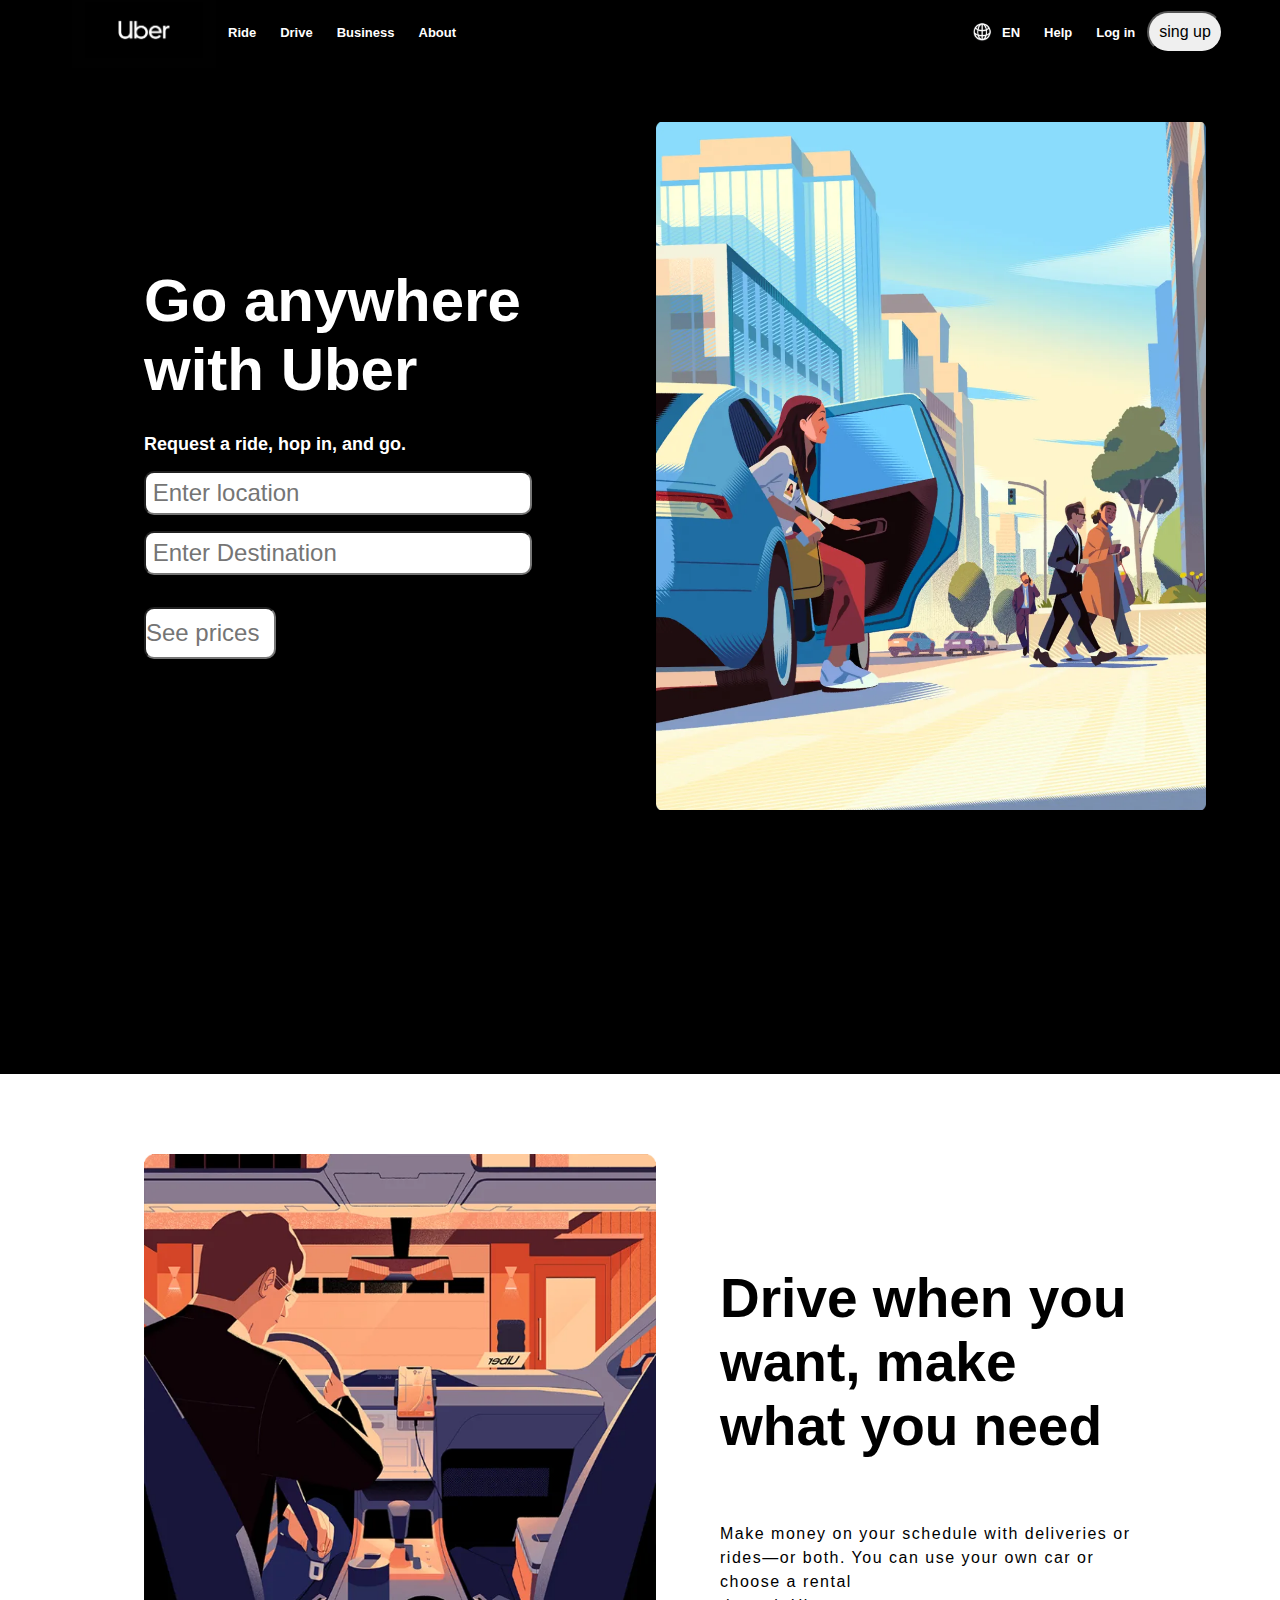
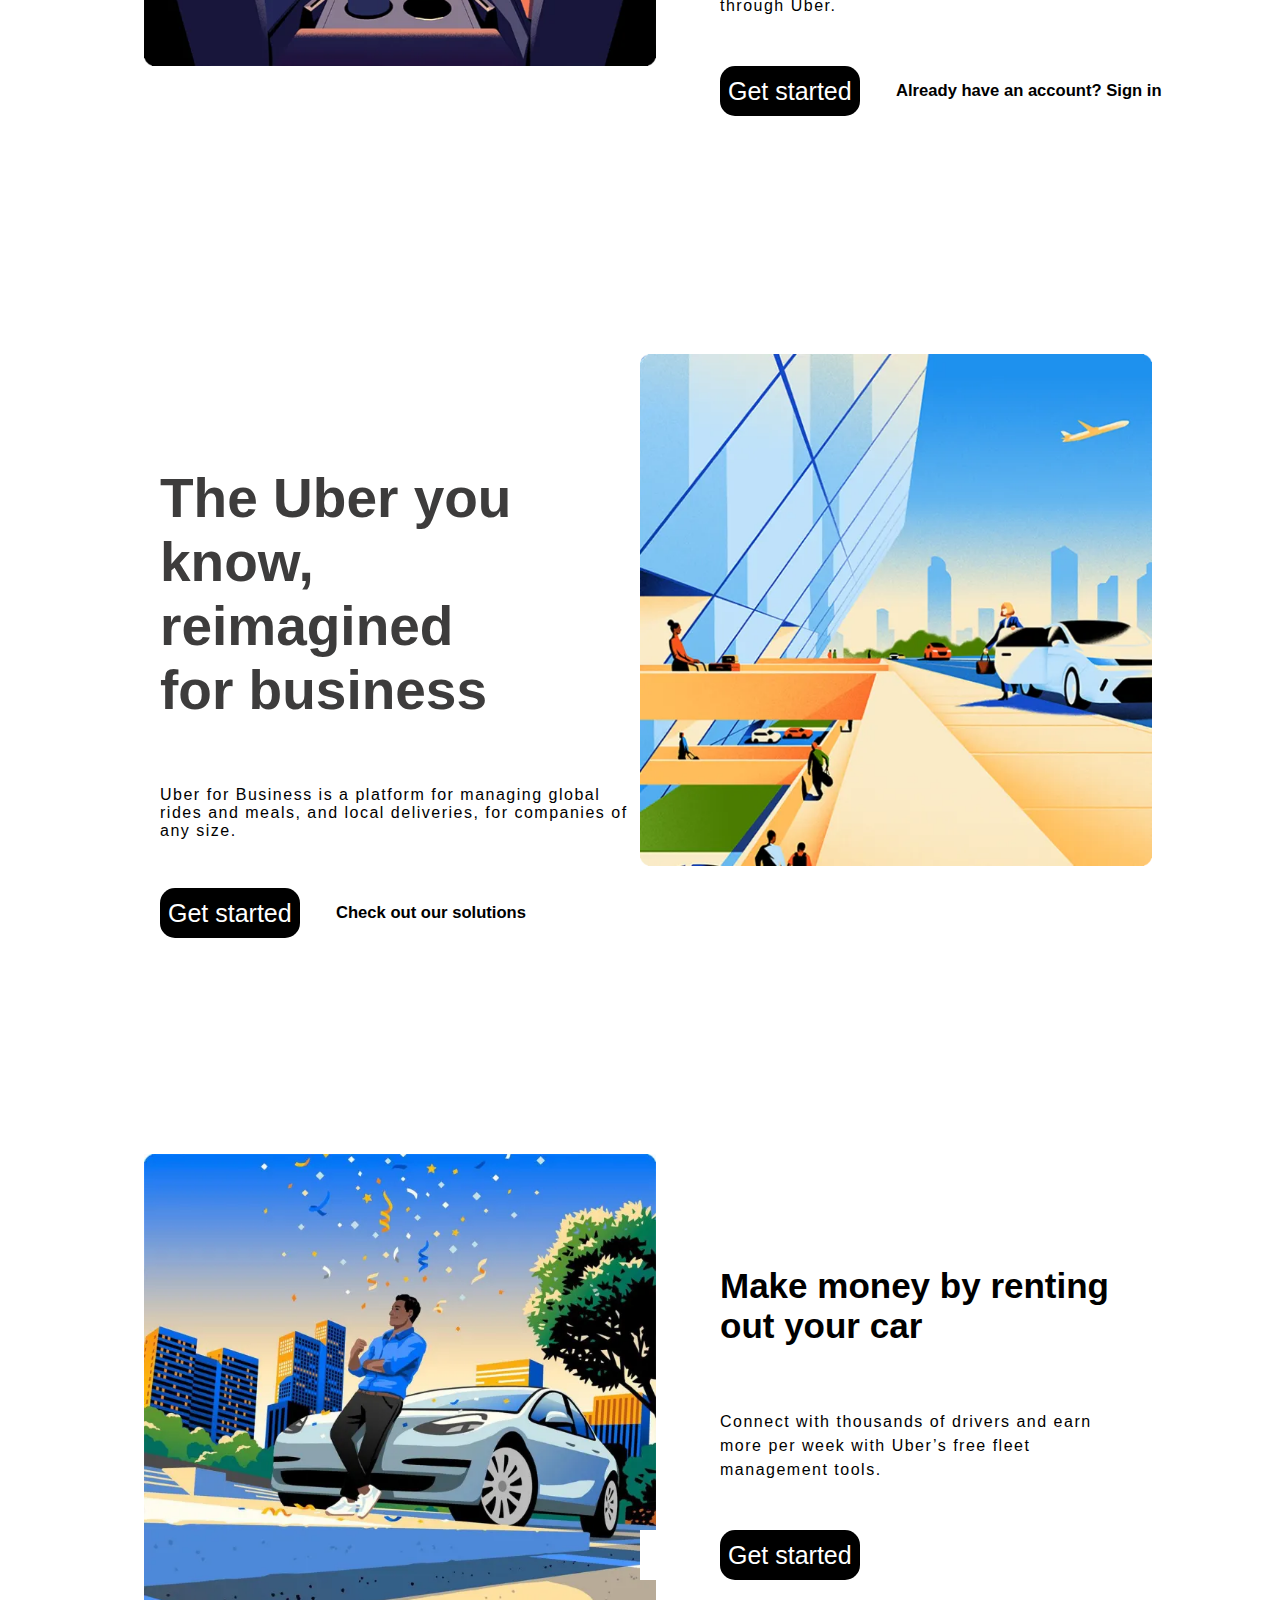
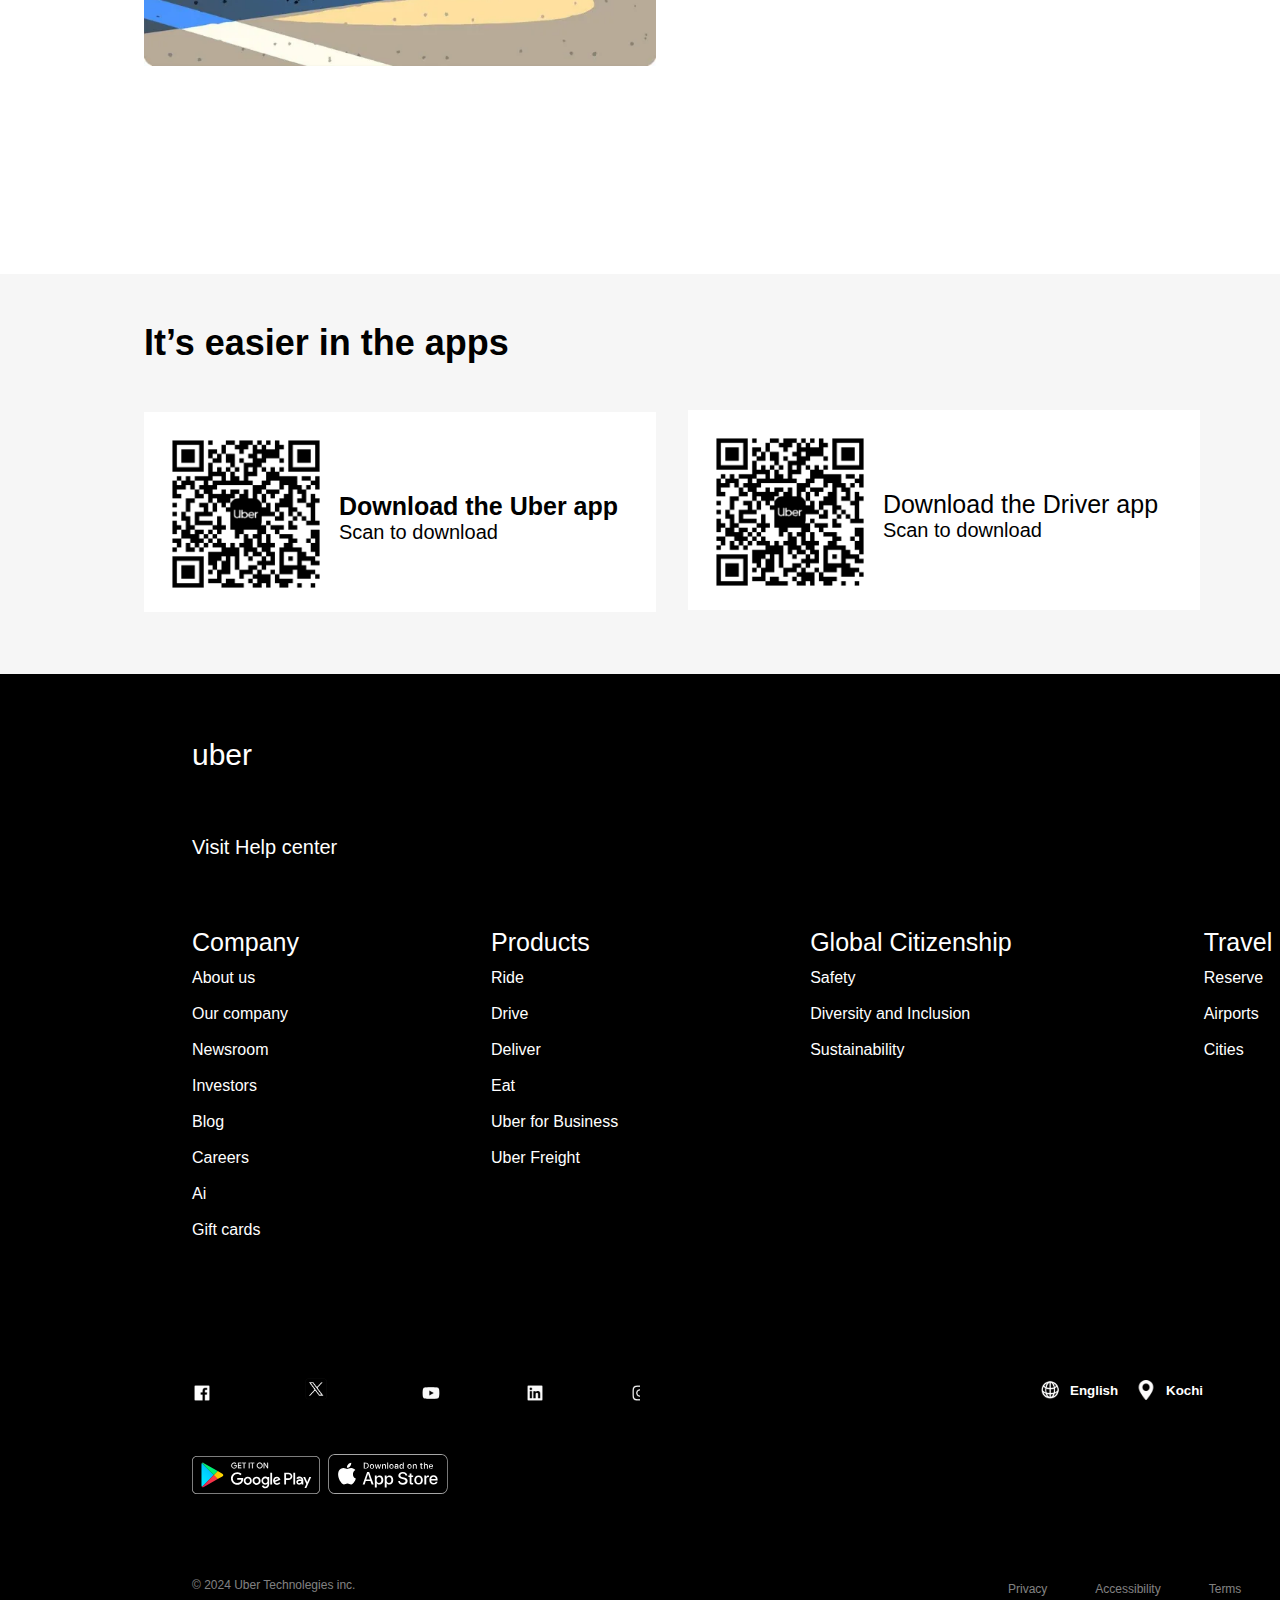
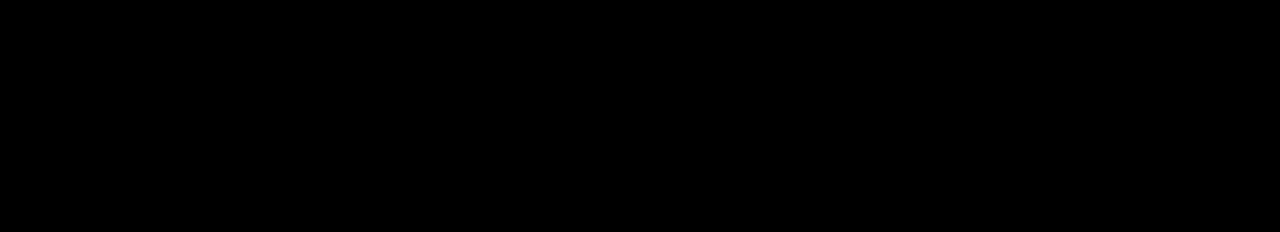
<file: index.html>
<!DOCTYPE html>
<html lang="en">
<head>
    <meta charset="UTF-8">
    <meta name="viewport" content="width=device-width, initial-scale=1.0">
    <title>Earn Money by Driving or Get a Ride Now |Uber India</title>
    <link  rel="icon" type="image/png" href="images/icon.png">
    <link  rel="stylesheet" href="style.css" type="text/css">
</head>
<body>
    <div>
        <header>

            <!-- nav -->
            <nav>
                <div class="nav-left">
                    <div id="logo">
                    <img src="images/f452c7aefd72a6f52b36705c8015464e.jpg">
                    </div>
                    <ul>
                        <li>Ride</li>
                        <li>Drive</li>
                        <li>Business</li>
                        <li>About</li>
                    </ul>
                </div>
                <div class="nav-right">
                    <ul>
                        <li><img src="images/white-globe-icon-24.jpg"> EN</li>
                        <li>Help</li>
                        <li>Log in</li>
                    </ul>
                    <button id="sign">sing up</button>
                </div>
            </nav>
        </head>     

        <!-- hero -->
        <div class="hero">
            <div class="hero-left-section">
                <p>Go anywhere with Uber</p>
                <h6>Request a ride, hop in, and go.</h6>
                <form>
                    <div class="location">
                    <input type="text" placeholder=" Enter location">
                    </div>
                    <div class="destination">
                        <input type="text" placeholder=" Enter Destination">
                    </div>
                    <div class="see-price">
                        <input type="text" placeholder="See prices">
                    </div>
                </form>
            </div>
            <div class="hero-right-section">
                <img src="images\Ride-with-Uber.webp">
            </div>
        </div>

        <!-- home -->
        <div class="home">
            <div class="home-left-section">
                <img src="images/earner-illustra.webp">
            </div>
            <div class="home-right-section">
                <p>Drive when you want, make what you need</p>
                <h6>Make money on your schedule with deliveries or rides—or both. You can use your own car or choose a rental <br>through Uber.</h6>
                <div class="ttt">
                <div id="get-started">
                <button>
                    Get started
                </button>
                </div>
                <div  class="text">
                <h5>Already have an account? Sign in</h5>
            </div>
        </div>
        </div>
        </div>

        <!-- home-2 -->
        <div class="home-2">
            <div class="home-2-left-section">
                <p>The Uber you know, reimagined for business</p>
                <h6>Uber for Business is a platform for managing global rides and meals, and local deliveries, for companies of any size.</h6>
                <div class="ttt-2">
                <div id="get-started">
                <button>
                    Get started
                </button>
                </div>
                <div  class="text">
                <h5>Check out our solutions</h5>
            </div>
        </div>
            </div>
            <div class="home-2-right-section">
                <img src="images/u4b-square.webp">
        </div>
    </div>

    <!-- home-3 -->
    <div class="home-3">
        <div class="home-3-left-section">
            <img src="images/fleet-management.webp">
        </div>
        <div class="home-3-right-section">
            <p>Make money by renting out your car</p>
            <h6>Connect with thousands of drivers and earn more per week with Uber’s free fleet management tools.

            </h6>
            <div class="ttt-3">
            <div id="get-started">
            <button>
                Get started
            </button>
            </div>
    </div>
    </div>
    </div>

    <!-- last -->
    <div class="last">
        <div class="last-left-section">
            <p>It’s easier in the apps</p>
            <div class="box-left">
                <div class="Qr-left">
                    <img src="images/Final-Download-Uber-App.webp">
                </div>
                <div class="box-text-left">
                    <p id="box-text-text-left">Download the Uber app</p>
                    <p id="box-text-p-left">Scan to download</p>
                </div>
            </div>
        </div>
        <div class="last-right-section">
            <div class="box-right">
                <div class="Qr-right">
                    <img src="images/Final-Download-Uber-App.webp">
                </div>
                <div class="box-text-right">
                    <p id="box-text-text-right">Download the Driver app</p>
                    <p id="box-text-p-right">Scan to download</p>
                </div>
            </div>
        </div>
        </div>

        <!-- footer -->
        <div class="footer">

            <!-- footer-upper -->
            <div class="footer-upper">
                <p id="uber">uber</p>
                <p id="visit">Visit Help center</p>
            </div>

            <!-- footer-middle -->
            <div class="footer-middle">
                <ul class="company">
                    <p>Company</p>
                    <li>About us</li>
                    <li>Our company</li>
                    <li>Newsroom</li>
                    <li>Investors</li>
                    <li>Blog</li>
                    <li>Careers</li>
                    <li>Ai</li>
                    <li>Gift cards</li>
                </ul>
                <ul class="products">
                    <p>Products</p>
                    <li>Ride</li>
                    <li>Drive</li>
                    <li>Deliver</li>
                    <li>Eat</li>
                    <li>Uber for Business</li>
                    <li>Uber Freight</li>
                </ul>
                <ul class="global-citizenship">
                    <p>Global Citizenship</p>
                    <li>Safety</li>
                    <li>Diversity and Inclusion</li>
                    <li>Sustainability</li>
                </ul>
                <ul class="travel">
                    <p>Travel</p>
                    <li>Reserve</li>
                    <li>Airports</li>
                    <li>Cities</li>
                </ul>
            </div>

            <!-- footer-bottom -->
            <div class="footer-bottom">
                <div>
                <div class="footer-bottom-left">
                <img src="images/facebook-square-logo-24.png">
                <img id="image" src="images/twitter_x_new_logo_square_x_icon_256075.webp">
                <img src="images/youtube-logo-24 (1).png">
                <img src="images/linkedin-square-logo-24.png">
                <img src="images/instagram-logo-24.png">
            </div>
            <div class="footer-bottom-app">
                <img id="play-store"src="images/app-store-google-4d63c31a3e.svg">
                <img id="app-store" src="images/app-store-apple-f1f919205b.svg">
                <p>&#169 2024 Uber Technolegies inc.<p>
            </div>
        </div>
            <div class="footer-bottom-right">
                <div class="footer-button">
               <button><img src="images/white-globe-icon-24.jpg"> English</button>
               <button><img src="images/maps-and-flags (1).png"> Kochi</button>
            </div>
            <div class="footer-bottom-right-about">
                <ul>
                    <li>Privacy</li>
                    <li>Accessibility</li>
                    <li>Terms</li>
                </ul>
            </div>
        </div>
    </div>
    </div>
</body>
</html>
</file>
<file: style.css>
*{
    font-family: sans-serif,'poppins';
    padding:0%;
    margin: 0%;
}
body{
    background-color:black;
}

/* nav */
nav{
    display: flex;
    height:4em;
    width:100%;
    align-items: center;
    background:black;
    justify-content:space-between;
}
.nav-left, .nav-right{
    display: flex;
    color:white;
    width: 50%;
    align-items: center;
}
#logo img{
    align-items: center;
    width:9rem;
    padding-left: 4.5rem;
    cursor: pointer;
}
.nav-left ul li{
   display:flex; 
   align-items: center;
   font-size: 13px;
   font-weight: bold;
   padding:10px 12px;
   border-radius: 12px;
   border-style: none;
   float: left;
   cursor: pointer;
}
.nav-left ul li:hover{
    border-radius:30px;
    background-color: rgb(39, 38, 38);
}
.nav-right ul{
    display: flex;
    padding-inline-start: 50%;
}
.nav-right ul li{
   display:flex; 
   height:15px;
   align-items: center;
   font-size: 13px;
   font-weight: bold;
   gap:5px;
   padding:12px;
   border-style: none;
   cursor: pointer;
}
.nav-right ul li img{
    height: 20px;
    width:20px;
    padding-right: 5px;
}
.nav-right ul li:hover{
    border-radius:24px;
    background-color: rgb(39, 38, 38);
}
#sign{
    cursor: pointer;
    display: inline-flex;
    border-radius: 25px;
    align-items: center;
    font-size: medium;
    padding: 10px;
}

/* hero */
.hero{
    display: flex;
    height: 1000px;
    width:100%;
    margin-top:10px;
}
.hero-left-section{
    width:50%;
    height:1000px;
}
.hero-left-section p{
    margin-top:8rem;
    margin-left:9rem;
    padding-top: 4rem;
    color: white;
    font-size: 60px;
    font-weight: bold;
}
.hero-left-section h6{
    color:rgb(255, 255, 255);
    font-size:large;
    margin-left: 9rem;
    padding-top:30px;
}
.location input ,.destination input{
    margin-left: 9rem;
    width:60%;
    height: 2.5rem;
    margin-top: 1rem;
    border-radius: 10px;
    font-size:x-large;
}
.see-price input{
    margin-left: 9rem;
    width:20%;
    height: 3rem;
    margin-top: 2rem;
    border-radius: 10px;
    font-size:x-large;
}
.hero-right-section{
    width:50%;
    height: 1000px;
}
.hero-right-section img{
    width: 550px;
    margin:3rem 1rem;
}

/* home */
.home{
    display: flex;
    width:100%;
    height:800px;
    background-color: white;
}
.home-left-section{
    width:50%;
    height:800px;
}
.home-left-section img{
    margin-top: 5rem;
    padding-left: 9rem;
    width:80%;
}
.home-right-section{
    width:50%;
    height: 800px;
}
.home-right-section p{
    margin-top:8rem;
    margin-right:9rem;
    padding-left: 5rem;
    padding-top: 4rem;
    color: black;
    font-size: 55px;
    font-weight:bold;
}
.home-right-section h6{
    color:black;
    font-size:16px;
    letter-spacing: 1.5px;
    line-height: 24px;
    font-weight: normal;
    margin-right: 9rem;
    padding-left: 5rem;
    padding-top:4rem;
}
.ttt{
    display:inline-flex;
    width:100%;
    margin-top: 3rem;
    height: 50px;
    background-color: white;
}
#get-started{
    display: flex;
    width:40%;
}
#get-started button{
    display: flex;
    cursor: pointer;
    margin-left: 5rem;
    border-radius: 15px;
    border:0;
    align-items: center;
    font-size: 25px;
    padding: 8px;
    color: white;
    background: black;
}
.text{
    display: flex;
    width: 50%;
    cursor: pointer;
    font-size: 20px;
    line-height: 50px;
}
.text:hover{
    text-decoration: underline;
    transition: 0.5s;
}

/* home-2 */
.home-2{
    display: flex;
    width:100%;
    height:800px;
    background-color: white;
}
.home-2-right-section{
    width:50%;
    height:800px;
}
.home-2-right-section img{
    margin-top: 5rem;
    padding-right: 9rem;
    width:80%;
}
.home-2-left-section{
    width:50%;
    height: 800px;
}
.home-2-left-section p{
    margin-top:8rem;
    margin-right:7rem;
    padding-left: 10rem;
    padding-top: 4rem;
    color: rgb(61, 60, 60);
    font-size: 55px;
    font-weight:bold;
}
.home-2-left-section h6{
    color:black;
    font-size:16px;
    letter-spacing: 1.5px;
    font-weight: normal;
    padding-left: 10rem;
    padding-top:4rem;
}
.ttt-2{
    display:inline-flex;
    width:100%;
    margin-top: 3rem;
    margin-left: 5rem;
    height: 50px;
    background-color: white;
}
#get-started{
    display: flex;
    width:50%;
}
#get-started button{
    display: flex;
    cursor: pointer;
    border-radius: 15px;
    border:0;
    align-items: center;
    font-size: 25px;
    padding: 8px;
    color: white;
    background: black;
}
.text{
    display: flex;
    cursor: pointer;
    width: 50%;
    font-size: 20px;
    line-height: 50px;
}

/* home-3 */
.home-3{
    display: flex;
    width:100%;
    height:800px;
    background-color: white;
}
.home-3-left-section{
    width:50%;
    height:800px;
}
.home-3-left-section img{
    margin-top: 5rem;
    padding-left: 9rem;
    width:80%;
}
.home-3-right-section{
    width:50%;
    height: 800px;
}
.home-3-right-section p{
    margin-top:8rem;
    margin-right:9rem;
    padding-left: 5rem;
    padding-top: 4rem;
    color: black;
    font-size: 35px;
    font-weight:bold;
}
.home-3-right-section h6{
    color:black;
    font-size:16px;
    letter-spacing: 1.5px;
    line-height: 24px;
    font-weight: normal;
    margin-right: 9rem;
    padding-left: 5rem;
    padding-top:4rem;
}
.ttt-3{
    display:inline-flex;
    width:100%;
    margin-top: 3rem;
    height: 50px;
    background-color: white;
}
#get-started{
    display: flex;
    width:40%;
}
#get-started button{
    display: flex;
    cursor: pointer;
    margin-left: 5rem;
    border-radius: 15px;
    border:0;
    align-items: center;
    font-size: 25px;
    padding: 8px;
    color: white;
    background: black;
}

/* last */
.last{
    display:flex;
    width:100%;
    height: 400px;
    background-color: #F6F6F6;;
}
.last-left-section{
    width:50%;
    height:400px;
}
.last-left-section p{
    padding-left: 9rem;
    padding-top: 3rem;
    font-size: 36px;
    font-weight:bold
}
.box-left{
    display: flex;
    width:80%;
    height:200px;
    background-color: white;
    margin:3rem;
    margin-left: 9rem;
}
.Qr-left img{
    width:80%;
    margin: 1.5rem;
}
.box-text-left{
    width:75%;
}
#box-text-text-left{
    font-size: 25px;
    padding-top: 5rem;
    padding-left: 0;
}
#box-text-p-left{
    font-size: 20px;
    font-weight:normal;
    padding-top: 0rem;
    padding-left: 0;
}
.last-right-section{
    width:50%;
    height:400px;
}
.box-right{
    display: flex;
    width:80%;
    height:200px;
    background-color: white;
    margin:3rem;
    margin-top: 8.5rem;
}
.Qr-right img{
    width:80%;
    margin: 1.5rem;
}
.box-text-right{
    width:75%;
}
#box-text-text-right{
    font-size: 25px;
    padding-top: 5rem;
    padding-left: 0;
}
#box-text-p-right{
    font-size: 20px;
    font-weight:normal;
    padding-top: 0rem;
    padding-left: 0;
}

/* footer */
.footer{
    width:100%;
    height:1000px;
    background-color:black;
}

/* footer-upper */
.footer-upper{
    width:100%;
    color: white;
    height: 250px;
}
#uber{
   padding:4rem;
   padding-left: 12rem;
   font-size: 30px;
}
#visit{
    padding-left: 12rem;
    font-size: 20px;
    cursor: pointer;
 }

 /* footer-middle */
.footer-middle{
    width:100%;
    height: 450px;
    color: white;
    display:flex;
}
.company{
    line-height: 36px;
    padding-left:12rem ;
    list-style: none;
}
.company p{
    font-size:25px;
    font-weight: 100;
}
.products{
    line-height: 36px;
    padding-left:12rem ;
    list-style: none;
}
.products p{
    font-size:25px;
    font-weight: 100;
}
.global-citizenship{
    line-height: 36px;
    padding-left:12rem ;
    list-style: none;
}
.global-citizenship p{
    font-size:25px;
    font-weight: 100;
}
.travel{
    line-height: 36px;
    padding-left:12rem ;
    list-style: none;
}
.travel p{
    font-size:25px;
    font-weight: 100;
}
/* footer-bottom */
.footer-bottom{
    display: flex;
    width:100%;
    height: 350px;
    background-color: black;
}
.footer-bottom-left{
    width:100%;
    margin-left: 7rem;
    height:5rem;
}
.footer-bottom-left img{
    margin-left: 5rem;
    width:20px;
    cursor: pointer;
}
#image{
    width:40px;
}
.footer-bottom-app{
    width:100%;
    height:10rem;
    margin-left: 7rem;
}
.footer-bottom-app p{
    padding:5rem;
    font-size: 12px;
    color:rgba(255, 255, 255, 0.518);
}
#play-store{
    width: 8rem;
    margin-left: 5rem;
    padding: none;
    cursor: pointer;
}
#app-store{
    width:8rem;
    height: 2.5rem;
    padding: none;
    cursor: pointer;
}
.footer-bottom-right{
    background-color: black;
    width:50%;
}
.footer-button{
    display: flex;
    margin-left: 25rem;
}
.footer-bottom button{
    display: flex;
    gap:10px;
    border:0px;
    align-items: center;
    font-weight: bold;
    width:6rem;
    height: 2rem;
    background-color: black;
    color: rgb(255, 255, 255);
    cursor: pointer;
}
.footer-bottom-right img{
    width:20px
}
.footer-bottom-right-about{
    margin: 11rem;
    padding-left: 12rem;
}
.footer-bottom-right-about ul{
    display: flex;
    list-style: none;
    color:rgba(255, 255, 255, 0.518);
    font-size: 12px;
    gap:3rem;
}
.footer-bottom-right-about ul li{
    cursor: pointer;
}
</file>
